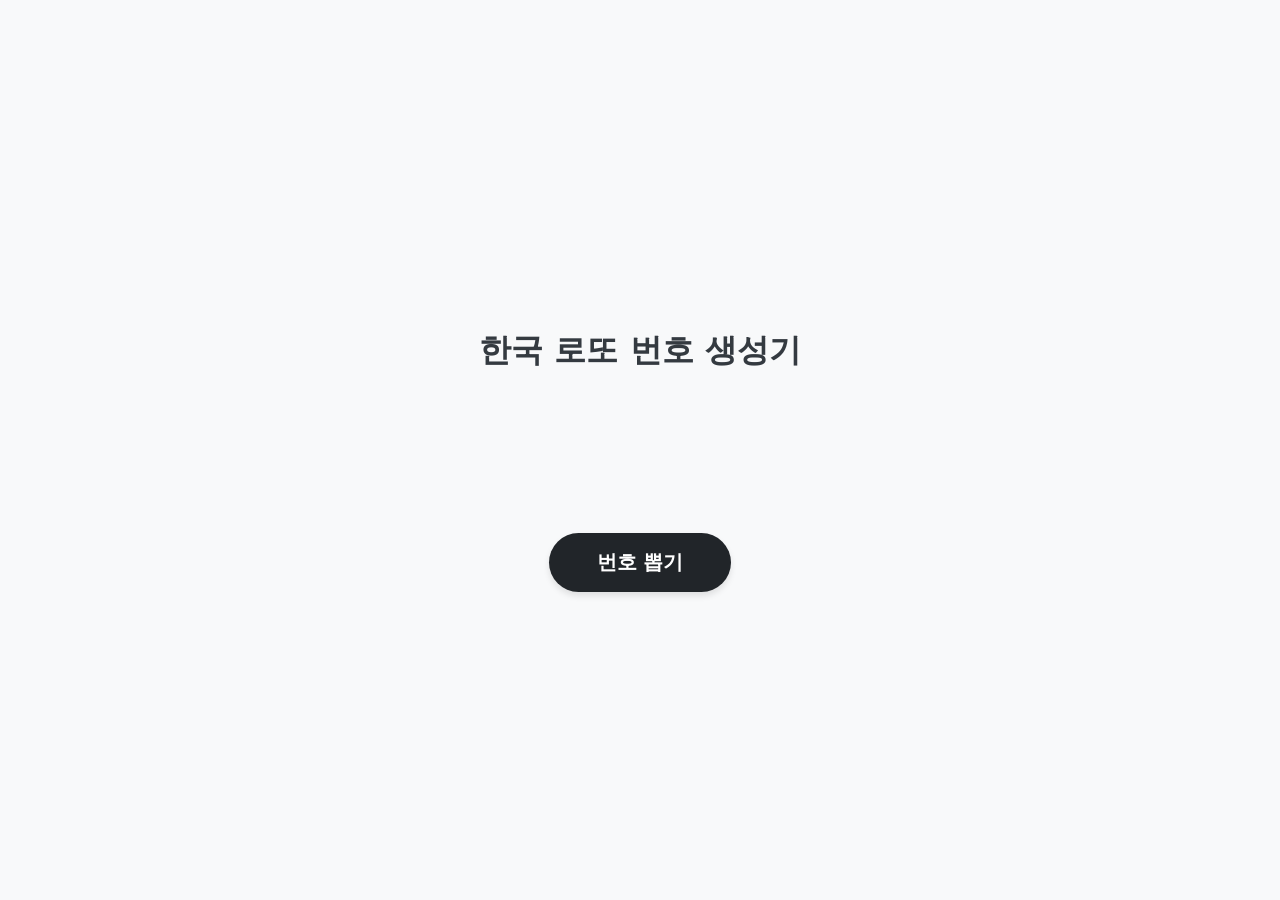
<file: ex01-geminiTest/lotto.html>
<!DOCTYPE html>
<html lang="ko">
<head>
    <meta charset="UTF-8">
    <meta name="viewport" content="width=device-width, initial-scale=1.0">
    <title>한국 로또 번호 생성기</title>
    <style>
        body {
            font-family: 'Pretendard', -apple-system, BlinkMacSystemFont, system-ui, Roboto, 'Helvetica Neue', 'Segoe UI', 'Apple SD Gothic Neo', 'Noto Sans KR', 'Malgun Gothic', sans-serif;
            display: flex;
            flex-direction: column;
            align-items: center;
            justify-content: center;
            min-height: 100vh;
            margin: 0;
            background-color: #f8f9fa;
            color: #212529;
        }
        h1 {
            color: #343a40;
            margin-bottom: 40px;
            font-weight: 800;
        }
        .lotto-container {
            display: flex;
            gap: 15px;
            margin-bottom: 40px;
            min-height: 80px; 
            align-items: center;
        }
        .ball {
            width: 70px;
            height: 70px;
            border-radius: 50%;
            display: flex;
            align-items: center;
            justify-content: center;
            font-size: 28px;
            font-weight: 800;
            color: white;
            box-shadow: 0 4px 10px rgba(0,0,0,0.15);
            text-shadow: 1px 1px 3px rgba(0,0,0,0.3);
            opacity: 0;
            transform: scale(0.5) translateY(20px);
            transition: all 0.5s cubic-bezier(0.34, 1.56, 0.64, 1);
        }
        .ball.show {
            opacity: 1;
            transform: scale(1) translateY(0);
        }
        .plus-sign {
            display: flex;
            align-items: center;
            justify-content: center;
            font-size: 36px;
            font-weight: 800;
            color: #adb5bd;
            opacity: 0;
            transform: scale(0.5);
            transition: all 0.5s cubic-bezier(0.34, 1.56, 0.64, 1);
        }
        .plus-sign.show {
            opacity: 1;
            transform: scale(1);
        }
        
        /* 로또공 공식 색상 매칭 */
        .color-yellow { background: linear-gradient(135deg, #fbc531, #e1b12c); } /* 1~10 */
        .color-blue { background: linear-gradient(135deg, #0097e6, #00a8ff); } /* 11~20 */
        .color-red { background: linear-gradient(135deg, #e84118, #c23616); } /* 21~30 */
        .color-gray { background: linear-gradient(135deg, #7f8fa6, #718093); } /* 31~40 */
        .color-green { background: linear-gradient(135deg, #4cd137, #44bd32); } /* 41~45 */
        
        button {
            padding: 16px 48px;
            font-size: 20px;
            font-weight: bold;
            color: white;
            background-color: #212529;
            border: none;
            border-radius: 50px;
            cursor: pointer;
            box-shadow: 0 4px 6px rgba(0,0,0,0.1);
            transition: all 0.2s ease;
        }
        button:hover {
            background-color: #343a40;
            transform: translateY(-2px);
            box-shadow: 0 6px 12px rgba(0,0,0,0.15);
        }
        button:active {
            transform: translateY(1px);
        }
        
        .history {
            margin-top: 50px;
            width: 90%;
            max-width: 600px;
            text-align: center;
        }
        .history h2 {
            font-size: 18px;
            color: #6c757d;
            border-bottom: 2px solid #dee2e6;
            padding-bottom: 12px;
            margin-bottom: 20px;
        }
        .history-list {
            list-style: none;
            padding: 0;
            margin: 0;
            max-height: 250px;
            overflow-y: auto;
        }
        .history-item {
            background-color: white;
            padding: 15px 20px;
            border-radius: 12px;
            margin-bottom: 12px;
            box-shadow: 0 2px 8px rgba(0,0,0,0.04);
            font-size: 18px;
            font-weight: bold;
            color: #495057;
            letter-spacing: 3px;
            transition: background-color 0.2s;
        }
        .history-item:hover {
            background-color: #f8f9fa;
        }
        
        /* 스크롤바 커스텀 */
        ::-webkit-scrollbar {
            width: 8px;
        }
        ::-webkit-scrollbar-track {
            background: #f1f1f1; 
            border-radius: 4px;
        }
        ::-webkit-scrollbar-thumb {
            background: #ced4da; 
            border-radius: 4px;
        }
        ::-webkit-scrollbar-thumb:hover {
            background: #adb5bd; 
        }
    </style>
</head>
<body>

    <h1>한국 로또 번호 생성기</h1>

    <div class="lotto-container" id="lotto-container">
        <!-- 생성된 번호가 여기에 표시됩니다 -->
    </div>

    <button onclick="generateLotto()">번호 뽑기</button>

    <div class="history" id="history-section" style="display: none;">
        <h2>이전 생성 내역</h2>
        <ul class="history-list" id="history-list"></ul>
    </div>

    <script>
        // 번호에 따른 색상 클래스 반환
        function getBallColorClass(number) {
            if (number >= 1 && number <= 10) return 'color-yellow';
            if (number >= 11 && number <= 20) return 'color-blue';
            if (number >= 21 && number <= 30) return 'color-red';
            if (number >= 31 && number <= 40) return 'color-gray';
            if (number >= 41 && number <= 45) return 'color-green';
            return '';
        }

        function generateLotto() {
            const container = document.getElementById('lotto-container');
            const historyList = document.getElementById('history-list');
            const historySection = document.getElementById('history-section');
            
            // 기존 공 초기화
            container.innerHTML = '';
            
            // 1~45 중 중복되지 않는 7개의 번호 생성 (6개 메인 + 1개 보너스)
            const numbers = new Set();
            while(numbers.size < 7) {
                numbers.add(Math.floor(Math.random() * 45) + 1);
            }
            
            const numbersArray = Array.from(numbers);
            // 앞의 6개는 메인 번호로 사용하고 오름차순 정렬, 마지막 1개는 보너스 번호
            const mainNumbers = numbersArray.slice(0, 6).sort((a, b) => a - b);
            const bonusNumber = numbersArray[6];
            
            const displayElements = [];
            
            // 메인 번호 공 생성
            mainNumbers.forEach((num) => {
                const ball = document.createElement('div');
                ball.className = `ball ${getBallColorClass(num)}`;
                ball.textContent = num;
                displayElements.push(ball);
            });
            
            // 플러스 기호 생성
            const plus = document.createElement('div');
            plus.className = 'plus-sign';
            plus.textContent = '+';
            displayElements.push(plus);
            
            // 보너스 번호 공 생성
            const bonusBall = document.createElement('div');
            bonusBall.className = `ball ${getBallColorClass(bonusNumber)}`;
            bonusBall.textContent = bonusNumber;
            displayElements.push(bonusBall);

            // 화면에 추가 및 애니메이션
            displayElements.forEach((el, index) => {
                container.appendChild(el);
                setTimeout(() => {
                    el.classList.add('show');
                }, index * 120);
            });

            // 생성 내역에 추가 (애니메이션이 끝날 즈음 추가되도록)
            setTimeout(() => {
                historySection.style.display = 'block';
                const historyItem = document.createElement('li');
                historyItem.className = 'history-item';
                
                const mainText = mainNumbers.map(n => String(n).padStart(2, '0')).join(', ');
                const bonusText = String(bonusNumber).padStart(2, '0');
                
                // 보너스 번호는 색상을 다르게 주어 시각적으로 구분
                historyItem.innerHTML = `${mainText} <span style="color:#adb5bd; margin: 0 5px;">+</span> <span style="color:#e84118;">${bonusText}</span>`;
                historyList.insertBefore(historyItem, historyList.firstChild);
            }, displayElements.length * 120 + 300);
        }
    </script>
</body>
</html>
</file>
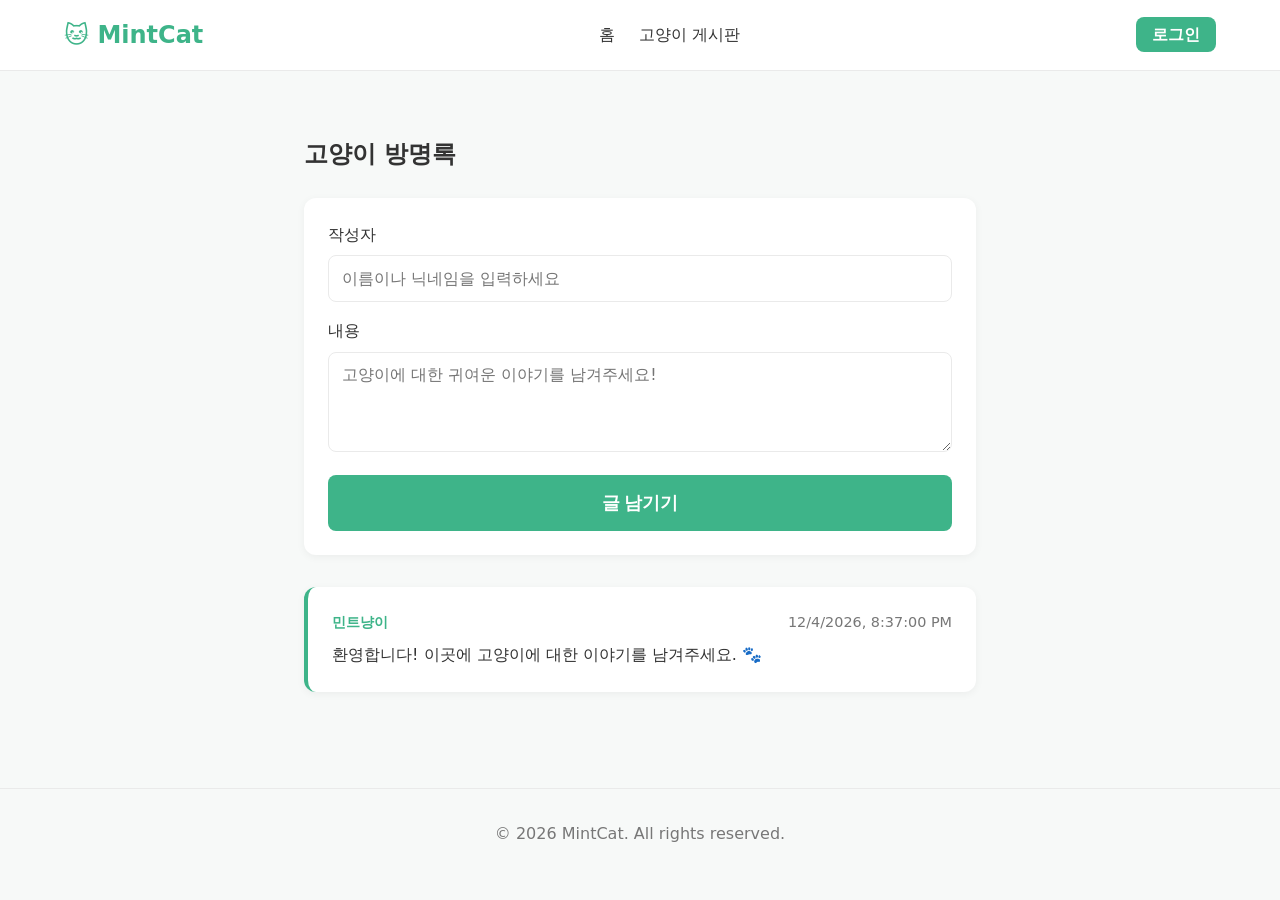
<file: ex01-geminiTest/Cat/board.html>
<!DOCTYPE html>
<html lang="ko">
<head>
    <meta charset="UTF-8">
    <meta name="viewport" content="width=device-width, initial-scale=1.0">
    <title>게시판 - MintCat</title>
    <link rel="stylesheet" href="style.css">
</head>
<body>
    <header class="header">
        <div class="logo">
            <a href="index.html">🐱 MintCat</a>
        </div>
        <nav>
            <ul class="nav-links">
                <li><a href="index.html">홈</a></li>
                <li><a href="board.html">고양이 게시판</a></li>
            </ul>
        </nav>
        <div class="auth-links">
            <a href="login.html">로그인</a>
        </div>
    </header>

    <main class="container board-container">
        <h2 class="section-title">고양이 방명록</h2>
        
        <div class="board-write">
            <form id="boardForm">
                <div class="form-group">
                    <label for="author">작성자</label>
                    <input type="text" id="author" required placeholder="이름이나 닉네임을 입력하세요">
                </div>
                <div class="form-group">
                    <label for="content">내용</label>
                    <textarea id="content" required placeholder="고양이에 대한 귀여운 이야기를 남겨주세요!"></textarea>
                </div>
                <button type="submit" class="btn-submit">글 남기기</button>
            </form>
        </div>

        <div id="boardList" class="board-list">
            <!-- 자바스크립트로 게시글이 추가될 영역 -->
        </div>
    </main>

    <footer>
        <p>&copy; 2026 MintCat. All rights reserved.</p>
    </footer>

    <script src="script.js"></script>
</body>
</html>
</file>
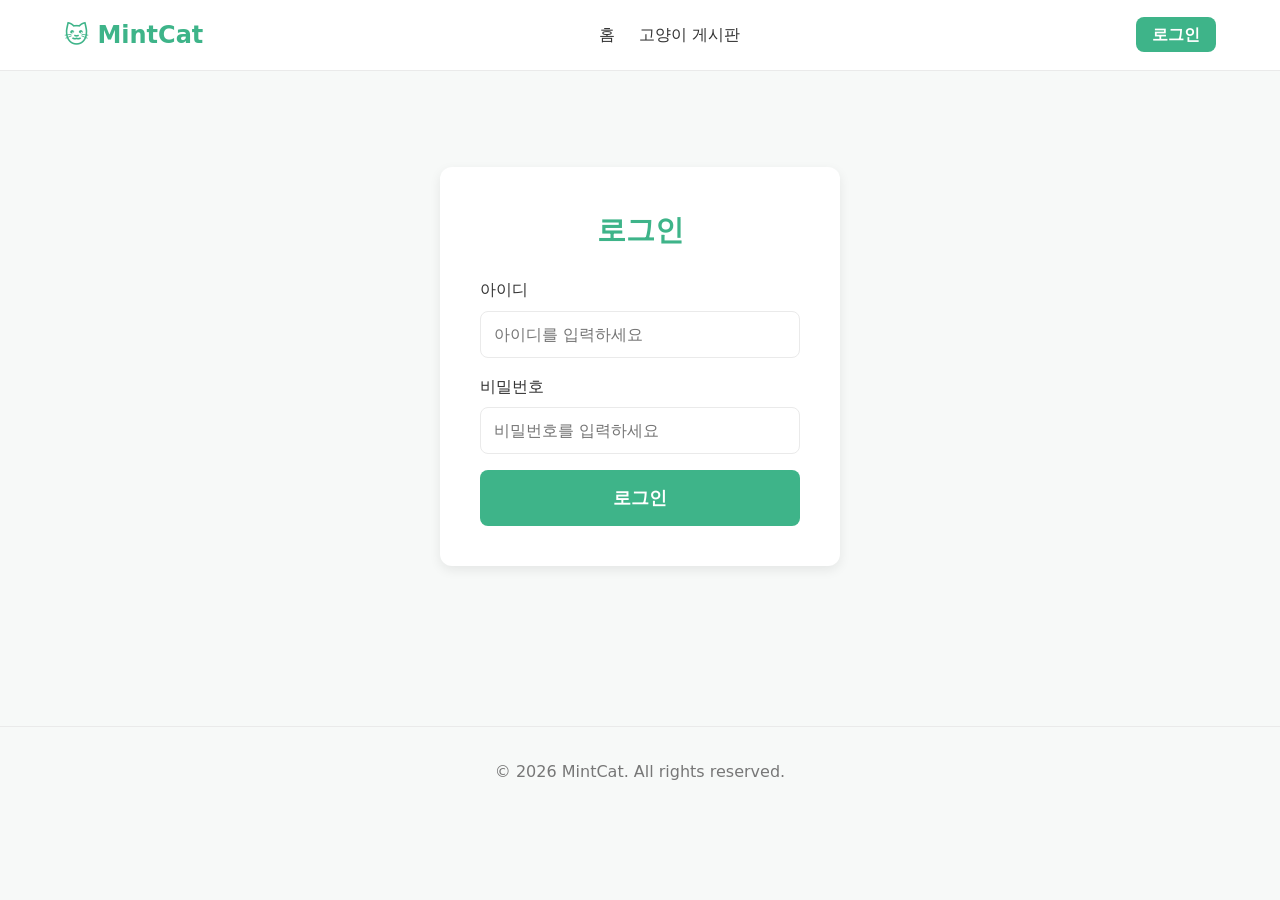
<file: ex01-geminiTest/Cat/login.html>
<!DOCTYPE html>
<html lang="ko">
<head>
    <meta charset="UTF-8">
    <meta name="viewport" content="width=device-width, initial-scale=1.0">
    <title>로그인 - MintCat</title>
    <link rel="stylesheet" href="style.css">
</head>
<body>
    <header class="header">
        <div class="logo">
            <a href="index.html">🐱 MintCat</a>
        </div>
        <nav>
            <ul class="nav-links">
                <li><a href="index.html">홈</a></li>
                <li><a href="board.html">고양이 게시판</a></li>
            </ul>
        </nav>
        <div class="auth-links">
            <a href="login.html">로그인</a>
        </div>
    </header>

    <main class="container">
        <div class="form-container">
            <h2 class="form-title">로그인</h2>
            <form action="#" method="get" onsubmit="event.preventDefault(); alert('테스트 로그인 성공!'); window.location.href='index.html';">
                <div class="form-group">
                    <label for="username">아이디</label>
                    <input type="text" id="username" name="username" required placeholder="아이디를 입력하세요">
                </div>
                <div class="form-group">
                    <label for="password">비밀번호</label>
                    <input type="password" id="password" name="password" required placeholder="비밀번호를 입력하세요">
                </div>
                <button type="submit" class="btn-submit">로그인</button>
            </form>
        </div>
    </main>

    <footer>
        <p>&copy; 2026 MintCat. All rights reserved.</p>
    </footer>
</body>
</html>
</file>
<file: ex01-geminiTest/Cat/style.css>
:root {
  --primary-color: #3EB489; /* 민트 */
  --primary-hover: #2d8c6a;
  --bg-color: #f7f9f8;
  --text-main: #333333;
  --text-muted: #777777;
  --card-bg: #ffffff;
  --border-color: #eaeaea;
}

* {
  box-sizing: border-box;
  margin: 0;
  padding: 0;
}

body {
  font-family: 'Pretendard', -apple-system, BlinkMacSystemFont, system-ui, Roboto, 'Helvetica Neue', 'Segoe UI', 'Apple SD Gothic Neo', 'Noto Sans KR', 'Malgun Gothic', sans-serif;
  background-color: var(--bg-color);
  color: var(--text-main);
  line-height: 1.6;
}

a {
  text-decoration: none;
  color: inherit;
}

ul {
  list-style: none;
}

/* Header */
.header {
  position: sticky;
  top: 0;
  background-color: var(--card-bg);
  border-bottom: 1px solid var(--border-color);
  z-index: 1000;
  display: flex;
  justify-content: space-between;
  align-items: center;
  padding: 1rem 5%;
}

.logo a {
  font-size: 1.5rem;
  font-weight: bold;
  color: var(--primary-color);
  display: flex;
  align-items: center;
  gap: 0.5rem;
}

.nav-links {
  display: flex;
  gap: 1.5rem;
  font-weight: 500;
}

.nav-links a:hover {
  color: var(--primary-color);
}

.auth-links a {
  padding: 0.5rem 1rem;
  border-radius: 8px;
  background-color: var(--primary-color);
  color: white;
  font-weight: bold;
  transition: background-color 0.2s;
}

.auth-links a:hover {
  background-color: var(--primary-hover);
}

/* Main Container */
.container {
  max-width: 1200px;
  margin: 0 auto;
  padding: 2rem 5%;
}

/* Hero Section */
.hero {
  background: linear-gradient(135deg, #e0f7fa 0%, #b2dfdb 100%);
  border-radius: 16px;
  padding: 3rem 2rem;
  text-align: center;
  margin-bottom: 3rem;
  box-shadow: 0 4px 6px rgba(0,0,0,0.05);
}

.hero h1 {
  font-size: 2.5rem;
  color: #004d40;
  margin-bottom: 1rem;
}

.hero p {
  font-size: 1.1rem;
  color: #00796b;
}

/* Card Grid */
.section-title {
  font-size: 1.5rem;
  font-weight: bold;
  margin-bottom: 1.5rem;
  color: var(--text-main);
}

.grid {
  display: grid;
  grid-template-columns: repeat(auto-fill, minmax(280px, 1fr));
  gap: 2rem;
}

.card {
  background-color: var(--card-bg);
  border-radius: 12px;
  overflow: hidden;
  box-shadow: 0 2px 8px rgba(0,0,0,0.05);
  transition: transform 0.2s, box-shadow 0.2s;
  cursor: pointer;
}

.card:hover {
  transform: translateY(-5px);
  box-shadow: 0 8px 16px rgba(0,0,0,0.1);
}

.card-img {
  width: 100%;
  height: 200px;
  background-color: #ddd;
  object-fit: cover;
}

.card-content {
  padding: 1.5rem;
}

.tag {
  display: inline-block;
  background-color: var(--primary-color);
  color: white;
  font-size: 0.75rem;
  padding: 0.2rem 0.6rem;
  border-radius: 4px;
  margin-bottom: 0.5rem;
  font-weight: bold;
}

.card-title {
  font-size: 1.25rem;
  font-weight: bold;
  margin-bottom: 0.5rem;
}

.card-desc {
  font-size: 0.9rem;
  color: var(--text-muted);
}

/* Form Styles (Login & Board) */
.form-container {
  max-width: 400px;
  margin: 4rem auto;
  background: var(--card-bg);
  padding: 2.5rem;
  border-radius: 12px;
  box-shadow: 0 4px 12px rgba(0,0,0,0.08);
}

.form-title {
  text-align: center;
  font-size: 1.8rem;
  margin-bottom: 1.5rem;
  color: var(--primary-color);
}

.form-group {
  margin-bottom: 1rem;
}

.form-group label {
  display: block;
  margin-bottom: 0.5rem;
  font-weight: 500;
}

.form-group input, .form-group textarea {
  width: 100%;
  padding: 0.8rem;
  border: 1px solid var(--border-color);
  border-radius: 8px;
  font-family: inherit;
  font-size: 1rem;
}

.form-group textarea {
  resize: vertical;
  min-height: 100px;
}

.form-group input:focus, .form-group textarea:focus {
  outline: none;
  border-color: var(--primary-color);
  box-shadow: 0 0 0 2px rgba(62, 180, 137, 0.2);
}

.btn-submit {
  width: 100%;
  padding: 1rem;
  background-color: var(--primary-color);
  color: white;
  border: none;
  border-radius: 8px;
  font-size: 1.1rem;
  font-weight: bold;
  cursor: pointer;
  transition: background-color 0.2s;
}

.btn-submit:hover {
  background-color: var(--primary-hover);
}

/* Board Styles */
.board-container {
  max-width: 800px;
  margin: 2rem auto;
}

.board-write {
  background: var(--card-bg);
  padding: 1.5rem;
  border-radius: 12px;
  box-shadow: 0 2px 8px rgba(0,0,0,0.05);
  margin-bottom: 2rem;
}

.board-list {
  display: flex;
  flex-direction: column;
  gap: 1rem;
}

.board-item {
  background: var(--card-bg);
  padding: 1.5rem;
  border-radius: 12px;
  box-shadow: 0 2px 8px rgba(0,0,0,0.05);
  border-left: 4px solid var(--primary-color);
}

.board-header {
  display: flex;
  justify-content: space-between;
  margin-bottom: 0.5rem;
  font-size: 0.9rem;
  color: var(--text-muted);
}

.board-author {
  font-weight: bold;
  color: var(--primary-color);
}

.board-content {
  font-size: 1rem;
}

/* Footer */
footer {
  text-align: center;
  padding: 2rem;
  color: var(--text-muted);
  border-top: 1px solid var(--border-color);
  margin-top: 4rem;
}
</file>
